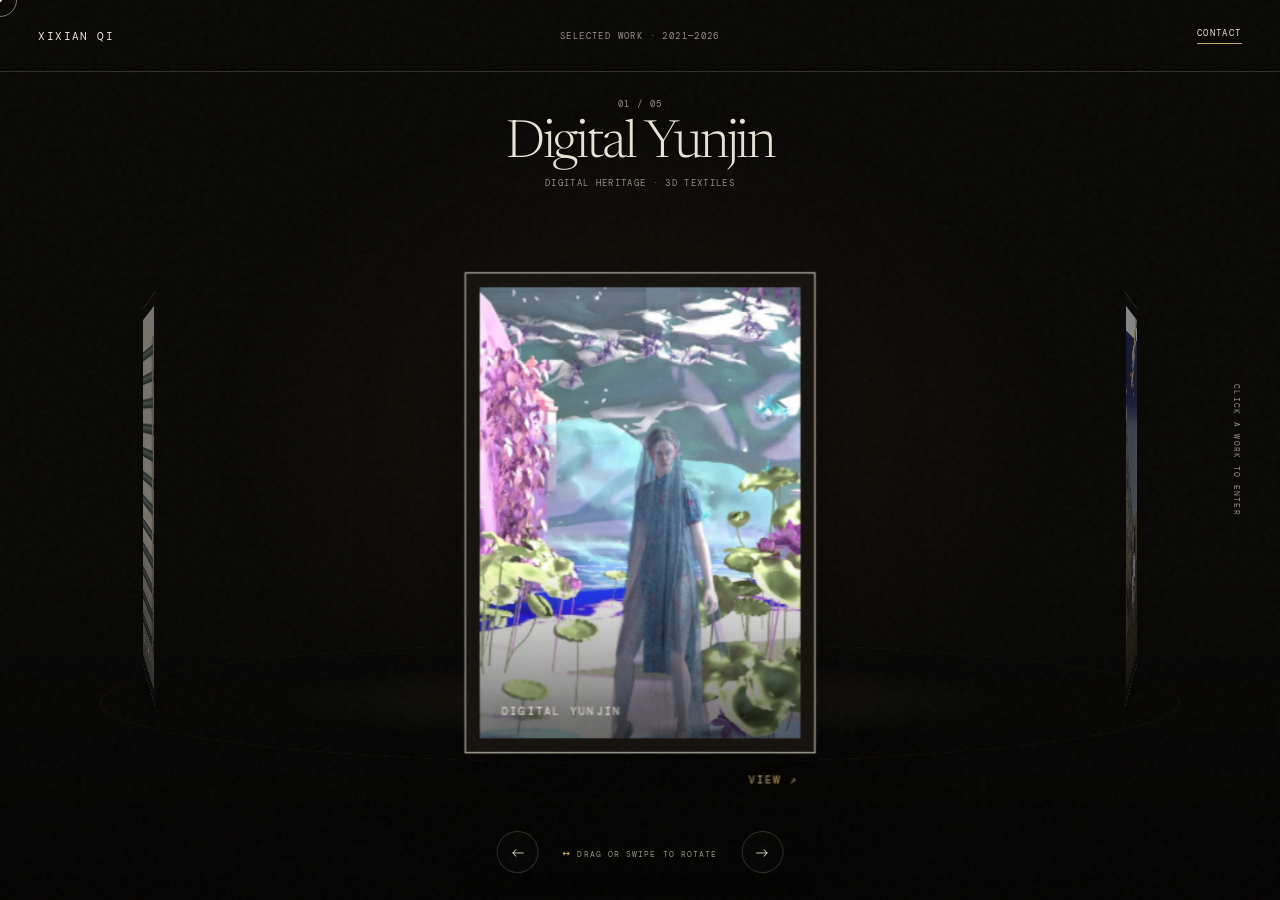
<file: index.html>
<!doctype html>
<html lang="en">
<head>
  <meta charset="utf-8">
  <meta name="viewport" content="width=device-width, initial-scale=1">
  <meta name="description" content="Xixian Qi — selected work in digital heritage, fashion and technical design.">
  <meta name="theme-color" content="#090806">
  <title>Xixian Qi — Selected Work</title>
  <link rel="preconnect" href="https://fonts.googleapis.com">
  <link rel="preconnect" href="https://fonts.gstatic.com" crossorigin>
  <link href="https://fonts.googleapis.com/css2?family=DM+Mono:wght@300;400&family=Manrope:wght@300;400&family=Newsreader:ital,opsz,wght@0,6..72,300;1,6..72,300&display=swap" rel="stylesheet">
  <link rel="stylesheet" href="styles.css">
</head>
<body class="home-page">
  <div class="grain" aria-hidden="true"></div>
  <header class="topbar">
    <a class="name" href="index.html">XIXIAN QI</a>
    <p>SELECTED WORK · 2021—2026</p>
    <a href="mailto:1152237749q@gmail.com">CONTACT</a>
  </header>

  <main class="gallery" aria-label="Selected projects">
    <div class="gallery-title">
      <span id="counter">01 / 05</span>
      <h1 id="active-title">Digital Yunjin</h1>
      <p id="active-type">Digital heritage · 3D textiles</p>
    </div>

    <div class="cylinder-scene" id="scene">
      <div class="cylinder" id="cylinder">
        <a class="frame" data-title="Digital Yunjin" data-type="Digital heritage · 3D fashion film" href="project.html?id=yunjin">
          <figure class="art art-yunjin media-art"><img src="assets/yunjin-cover.webp" alt="Digital Yunjin garment in a virtual lotus garden"><span class="media-shade"></span><small>DIGITAL YUNJIN</small></figure>
        </a>
       <a class="frame" data-title="Burden" data-type="Fashion · visual storytelling" href="project.html?id=burden">
  <figure class="art art-burden media-art">
    <img src="assets/burden-cover.webp" alt="Burden fashion project">
    <span class="media-shade"></span>
    <small>BURDEN</small>
  </figure>
</a>
       <a class="frame" data-title="Technical Space" data-type="CAD · architectural drawing" href="project.html?id=cad">
  <figure class="art art-cad media-art">
    <img src="assets/cad-cover.webp" alt="Technical Space CAD project">
    <span class="media-shade"></span>
    <small>TECHNICAL SPACE</small>
  </figure>
</a>
        <a class="frame" data-title="XUQI Associates" data-type="Website design · development" href="project.html?id=xuqi">
          <figure class="art art-xuqi media-art"><img src="assets/xuqi-cover.webp" alt="Blue botanical and bird pattern on a cream background" width="1024" height="1024" decoding="async"><span class="media-shade"></span><small>XUQI ASSOCIATES</small></figure>
        </a>
        <a class="frame" data-title="Material Experiments" data-type="Textile research · physical &amp; digital" href="project.html?id=materials">
          <figure class="art art-materials media-art"><img src="assets/materials-cover.svg" alt="Illustrative plain-weave structure in warm neutral and green yarns" width="640" height="640" decoding="async"><span class="media-shade"></span><small>TEXTILE / MATERIAL STUDIES</small></figure>
        </a>
      </div>
      <div class="floor" aria-hidden="true"></div>
    </div>

    <div class="gallery-controls">
      <button id="previous" type="button" aria-label="Previous project">←</button>
      <p><span class="drag-icon">↔</span> DRAG OR SWIPE TO ROTATE</p>
      <button id="next" type="button" aria-label="Next project">→</button>
    </div>
  </main>

  <aside class="edge-note">CLICK A WORK TO ENTER</aside>
  <div class="cursor-dot" aria-hidden="true"></div>
  <div class="cursor-ring" aria-hidden="true"></div>
  <script src="script.js"></script>
</body>
</html>
</file>
<file: styles.css>
:root { --ink:#090806; --paper:#e9e2d6; --muted:#958f85; --gold:#c4a86d; --red:#85271f; --line:rgba(233,226,214,.18); --mono:"DM Mono",monospace; --sans:"Manrope",sans-serif; --serif:"Newsreader",serif; }
* { box-sizing:border-box; }
html,body { margin:0; min-height:100%; background:var(--ink); color:var(--paper); }
body { font-family:var(--sans); font-weight:300; }
a { color:inherit; text-decoration:none; }
button { color:inherit; font:inherit; }
::selection { color:var(--ink); background:var(--gold); }
.grain { position:fixed; inset:0; z-index:100; opacity:.045; pointer-events:none; background-image:url("data:image/svg+xml,%3Csvg viewBox='0 0 180 180' xmlns='http://www.w3.org/2000/svg'%3E%3Cfilter id='n'%3E%3CfeTurbulence type='fractalNoise' baseFrequency='.9' numOctaves='4' stitchTiles='stitch'/%3E%3C/filter%3E%3Crect width='100%25' height='100%25' filter='url(%23n)' opacity='.7'/%3E%3C/svg%3E"); }
.home-page { height:100svh; min-height:620px; overflow:hidden; cursor:grab; }
.home-page.is-dragging { cursor:grabbing; }
.topbar { position:fixed; z-index:20; top:0; left:0; right:0; height:72px; display:grid; grid-template-columns:1fr 1fr 1fr; align-items:center; padding:0 clamp(1.2rem,3vw,3.5rem); border-bottom:1px solid var(--line); font:.58rem var(--mono); letter-spacing:.15em; }
.topbar p { text-align:center; color:var(--muted); }
.topbar a:last-child { justify-self:end; border-bottom:1px solid var(--gold); padding-bottom:.25rem; }
.name { font-size:.68rem; }
.gallery { position:relative; height:100svh; min-height:620px; perspective:1750px; perspective-origin:50% 46%; overflow:hidden; }
.gallery::before { content:""; position:absolute; inset:0; background:radial-gradient(ellipse at 50% 47%,rgba(190,157,91,.09),transparent 48%),linear-gradient(to bottom,transparent 65%,rgba(0,0,0,.55)); pointer-events:none; }
.gallery-title { position:absolute; z-index:9; width:100%; top:10%; text-align:center; pointer-events:none; }
.gallery-title span,.gallery-title p { font:.56rem var(--mono); letter-spacing:.15em; text-transform:uppercase; color:var(--muted); }
.gallery-title h1 { margin:.55rem 0 .3rem; font:300 clamp(2.2rem,4.1vw,4.25rem)/.9 var(--serif); letter-spacing:-.04em; transition:opacity .2s,transform .2s; }
.gallery-title.changing h1,.gallery-title.changing p { opacity:0; transform:translateY(7px); }
.cylinder-scene { position:absolute; left:50%; top:54%; width:100%; height:min(54vh,525px); transform:translate(-50%,-50%); transform-style:preserve-3d; touch-action:none; user-select:none; }
.cylinder { --radius:520px; position:absolute; left:50%; top:50%; width:clamp(205px,20vw,305px); height:clamp(290px,39vh,425px); transform-style:preserve-3d; transform:translate(-50%,-50%) rotateY(var(--rotation,0deg)); will-change:transform; }
.frame { position:absolute; inset:0; display:block; padding:10px; background:#15120e; border:1px solid rgba(233,226,214,.32); box-shadow:0 22px 55px rgba(0,0,0,.55); backface-visibility:hidden; transform:rotateY(var(--angle)) translateZ(var(--radius)); transition:filter .35s,opacity .35s,border-color .35s; }
.frame::after { content:"VIEW ↗"; position:absolute; right:12px; bottom:-25px; opacity:0; font:.5rem var(--mono); letter-spacing:.12em; color:var(--gold); transition:opacity .25s; }
.frame.is-active { border-color:rgba(233,226,214,.72); }
.frame.is-active::after { opacity:1; }
.frame:not(.is-active) { filter:brightness(.52) saturate(.65); }
.art { position:relative; width:100%; height:100%; margin:0; overflow:hidden; }
.media-art img { position:absolute; inset:0; width:100%; height:100%; object-fit:cover; }
.media-shade { position:absolute; inset:0; background:linear-gradient(to top,rgba(9,8,6,.62),transparent 38%); pointer-events:none; }
.media-art small { z-index:2; color:#f3ecdf; text-shadow:0 2px 12px rgba(0,0,0,.65); }
.art small { position:absolute; left:16px; bottom:15px; font:.48rem var(--mono); letter-spacing:.16em; }
.art strong { position:absolute; margin:0; font:300 clamp(2.8rem,5vw,5rem)/.82 var(--serif); }
.art-yunjin { background:radial-gradient(circle at 65% 25%,#6f4326,#28120d 37%,#080605 80%); color:#edcf8f; }
.art-yunjin strong { inset:12% auto auto 10%; font-size:clamp(5rem,9vw,9rem); opacity:.85; writing-mode:vertical-rl; }
.thread { position:absolute; width:140%; height:38%; border:1px solid rgba(237,207,143,.43); border-radius:50%; left:-20%; top:35%; transform:rotate(-28deg); box-shadow:0 0 50px rgba(219,166,75,.18); }
.thread-two { top:50%; transform:rotate(32deg); }
.art-burden { background:#c8b29f; color:#341b19; }
.art-burden strong { left:8%; bottom:12%; transform:rotate(-90deg) translateY(100%); transform-origin:left bottom; }
.body-line { position:absolute; width:75%; height:110%; left:15%; top:-5%; border:1px solid rgba(63,26,23,.48); border-radius:44% 56% 38% 62%/62% 36% 64% 38%; transform:rotate(13deg); }
.body-two { left:31%; transform:rotate(-17deg); border-radius:65% 35% 55% 45%; }
.art-cad { background-color:#10171a; background-image:linear-gradient(rgba(210,190,145,.09) 1px,transparent 1px),linear-gradient(90deg,rgba(210,190,145,.09) 1px,transparent 1px); background-size:26px 26px; }
.art-cad svg { position:absolute; width:90%; height:88%; left:5%; top:4%; fill:none; stroke:#d9d1c1; stroke-width:1.1; }
.art-xuqi { background:#ded8cb; color:#171613; }
.art-xuqi strong { left:9%; top:9%; letter-spacing:-.06em; }
.arch { position:absolute; width:68%; height:72%; left:16%; bottom:0; border:1px solid #25231e; border-radius:50% 50% 0 0; background:linear-gradient(90deg,transparent 49.8%,rgba(31,29,25,.3) 50%,transparent 50.2%); }
.art-materials { background:#50473b; }
.sample { position:absolute; width:50%; height:60%; left:8%; top:10%; background:linear-gradient(145deg,#c4ae82,#66533b); transform:rotate(-8deg); box-shadow:0 20px 35px rgba(0,0,0,.3); }
.sample-two { left:40%; top:20%; background:repeating-linear-gradient(45deg,#6f2520 0 4px,#b38158 4px 8px); transform:rotate(7deg); }
.sample-three { left:20%; top:48%; width:68%; height:34%; background:radial-gradient(circle at 30% 30%,#c2a36d,#31271e); transform:rotate(-2deg); }
.floor { position:absolute; left:50%; top:82%; width:min(1000px,90vw); height:260px; transform:translateX(-50%) rotateX(74deg); transform-origin:top; border-radius:50%; background:radial-gradient(ellipse,rgba(196,168,109,.12),rgba(0,0,0,.15) 48%,transparent 70%); border:1px solid rgba(196,168,109,.08); pointer-events:none; }
.gallery-controls { position:absolute; z-index:10; bottom:3%; left:50%; display:flex; align-items:center; gap:1.5rem; transform:translateX(-50%); }
.gallery-controls button { width:42px; height:42px; border:1px solid var(--line); border-radius:50%; background:rgba(9,8,6,.5); cursor:pointer; transition:border-color .2s,background .2s; }
.gallery-controls button:hover { border-color:var(--gold); background:rgba(196,168,109,.12); }
.gallery-controls p { white-space:nowrap; font:.52rem var(--mono); letter-spacing:.13em; color:var(--muted); }
.drag-icon { color:var(--gold); font-size:.8rem; }
.edge-note { position:fixed; z-index:8; right:clamp(1.2rem,3vw,3.5rem); top:50%; transform:translateY(-50%); writing-mode:vertical-rl; font:.5rem var(--mono); letter-spacing:.16em; color:var(--muted); }
.cursor-dot,.cursor-ring { position:fixed; z-index:200; left:0; top:0; border-radius:50%; pointer-events:none; transform:translate(-50%,-50%); }
.cursor-dot { width:4px; height:4px; background:var(--paper); }
.cursor-ring { width:34px; height:34px; border:1px solid rgba(233,226,214,.5); transition:width .2s,height .2s,background .2s; }
.cursor-ring.active { width:52px; height:52px; background:rgba(196,168,109,.1); }
.project-page { min-height:100vh; background:var(--paper); color:#12100e; }
.project-page .grain { mix-blend-mode:multiply; opacity:.035; }
.project-nav { height:72px; padding:0 clamp(1.2rem,3vw,3.5rem); display:flex; align-items:center; justify-content:space-between; border-bottom:1px solid rgba(18,16,14,.18); font:.58rem var(--mono); letter-spacing:.13em; }
.project-nav a:first-child { border-bottom:1px solid #12100e; padding-bottom:.25rem; }
.project-nav span { color:#6f685e; }
.project-hero { min-height:calc(100svh - 72px); display:grid; grid-template-columns:1.1fr .9fr; }
.project-hero-art { min-height:640px; padding:clamp(1.2rem,3vw,3.5rem); background:#14110e; }
.project-hero-art .art { min-height:calc(100svh - 72px - 2 * clamp(1.2rem,3vw,3.5rem)); }
.project-intro { padding:clamp(4rem,8vw,9rem) clamp(1.5rem,6vw,7rem); display:flex; flex-direction:column; justify-content:center; }
.project-number,.project-type { font:.58rem var(--mono); letter-spacing:.15em; text-transform:uppercase; color:#7a7167; }
.project-intro h1 { margin:1.5rem 0 2rem; font:300 clamp(4rem,8vw,8rem)/.8 var(--serif); letter-spacing:-.055em; }
.project-intro .lead { font:300 clamp(1.2rem,2vw,1.8rem)/1.4 var(--serif); color:#4a443d; }
.project-meta { margin-top:3rem; display:grid; grid-template-columns:1fr 1fr; gap:2rem; padding-top:1.5rem; border-top:1px solid rgba(18,16,14,.2); }
.project-meta h2 { margin:0 0 .65rem; font:.54rem var(--mono); letter-spacing:.13em; text-transform:uppercase; color:#7a7167; }
.project-meta p { margin:0; font-size:.78rem; line-height:1.65; }
.project-story { padding:8rem clamp(1.2rem,8vw,10rem); background:#12100e; color:var(--paper); }
.story-grid { display:grid; grid-template-columns:1fr 2fr; gap:10vw; }
.story-grid h2 { margin:0; font:300 clamp(3rem,6vw,6rem)/.9 var(--serif); }
.story-grid p { margin:0; max-width:700px; color:#aaa397; line-height:1.9; }
.media-grid { margin-top:7rem; display:grid; grid-template-columns:1fr 1fr; gap:1rem; }
.media-slot { min-height:50vh; display:grid; place-items:center; border:1px dashed rgba(196,168,109,.4); color:#736c62; font:.54rem var(--mono); letter-spacing:.13em; text-align:center; }
.media-slot:first-child { grid-column:1/-1; min-height:72vh; }
.media-slot img,.media-slot video { display:block; width:100%; height:100%; object-fit:cover; }
.media-slot video { background:#000; }
.youtube-slot {
  grid-column: 1 / -1;
  min-height: 0;
  aspect-ratio: 16 / 9;
  border: none;
}

.youtube-slot iframe {
  display: block;
  width: 100%;
  height: 100%;
  border: 0;
}
.next-project { display:flex; justify-content:space-between; align-items:end; padding:5rem clamp(1.2rem,8vw,10rem); background:var(--red); color:var(--paper); }
.next-project span { font:.58rem var(--mono); letter-spacing:.13em; }
.next-project strong { font:300 clamp(2.5rem,5vw,5rem) var(--serif); }
.visually-hidden { position:absolute; width:1px; height:1px; padding:0; margin:-1px; overflow:hidden; clip-path:inset(50%); white-space:nowrap; border:0; }
.website-project-page { --website-gutter:clamp(1.2rem,5vw,5rem); }
.website-project-page .project-nav { position:sticky; top:0; z-index:30; background:var(--paper); }
.website-project-page .project-nav a { min-height:44px; display:inline-flex; align-items:center; }
.website-project-heading { max-width:1600px; margin:auto; padding:clamp(2.5rem,6vw,5rem) var(--website-gutter) 2.5rem; }
.website-project-heading.has-cover { display:grid; grid-template-columns:clamp(160px,20vw,260px) minmax(0,1fr); align-items:center; gap:clamp(1.5rem,4vw,4rem); }
.website-project-cover { margin:0; aspect-ratio:1; overflow:hidden; border:1px solid rgba(18,16,14,.18); background:#fff8df; }
.website-project-cover img { display:block; width:100%; height:100%; object-fit:cover; }
.website-project-heading-copy { min-width:0; }
.website-project-heading.has-cover h1 { font-size:clamp(2.8rem,6vw,6.5rem); }
.website-project-kicker { display:flex; align-items:center; flex-wrap:wrap; gap:1.5rem; }
.website-project-kicker .project-type { margin:0; }
.website-project-heading h1 { margin:1.5rem 0 1.25rem; font:300 clamp(3.4rem,8vw,7.2rem)/.92 var(--serif); letter-spacing:-.045em; }
.website-project-lead { max-width:760px; margin:0; font:300 clamp(1.2rem,1.8vw,1.65rem)/1.45 var(--serif); color:#4a443d; }
.website-preview { width:calc(100% - 2 * var(--website-gutter)); max-width:1440px; margin:0 auto clamp(3rem,6vw,6rem); border:1px solid rgba(18,16,14,.25); border-radius:8px; overflow:hidden; background:#fff; box-shadow:0 18px 50px rgba(18,16,14,.12); }
.website-preview-toolbar { min-height:60px; display:grid; grid-template-columns:auto minmax(0,1fr) auto; align-items:center; gap:1rem; padding:.45rem 1rem; background:#161310; color:var(--paper); }
.website-window-dots { display:flex; gap:5px; }
.website-window-dots span { width:7px; height:7px; border:1px solid #958f85; border-radius:50%; }
.website-preview-address { overflow:hidden; text-overflow:ellipsis; white-space:nowrap; font:.72rem var(--mono); color:#c3bcaf; }
.website-open-link { min-height:44px; display:inline-flex; align-items:center; justify-content:center; gap:.5rem; padding:.5rem .75rem; border:1px solid rgba(233,226,214,.35); border-radius:3px; font:.7rem var(--mono); white-space:nowrap; }
.website-open-link:hover { background:rgba(196,168,109,.12); border-color:var(--gold); }
.website-open-link:focus-visible,.website-project-page .project-nav a:focus-visible,.website-project-page .next-project:focus-visible { outline:2px solid var(--gold); outline-offset:3px; }
.website-preview-stage { height:78vh; height:clamp(520px,78svh,960px); background:#0b0f14; }
.website-preview-stage iframe { display:block; width:100%; height:100%; border:0; background:#0b0f14; }
.website-preview-caption { display:flex; align-items:baseline; gap:.65rem; margin:0; padding:.9rem 1rem; background:#e1d8ca; color:#4a443d; font-size:.75rem; line-height:1.6; }
.website-live-dot { flex:0 0 6px; width:6px; height:6px; border-radius:50%; background:#78613b; }
.website-project-details { padding:clamp(3rem,6vw,6rem) var(--website-gutter); background:var(--ink); color:var(--paper); }
.website-project-details-inner { max-width:1440px; margin:auto; display:grid; grid-template-columns:1.2fr .8fr; gap:clamp(2rem,7vw,7rem); }
.website-project-summary h2 { margin:0 0 1.5rem; font:300 clamp(2.5rem,4vw,4rem)/1 var(--serif); }
.website-project-summary p { max-width:720px; margin:0; color:#aaa397; font-size:.95rem; line-height:1.85; }
.website-project-details .project-meta { margin:0; padding-top:1.5rem; grid-template-columns:1fr; gap:1.5rem; align-self:start; border-color:var(--line); }
.website-project-details .project-meta h2 { color:var(--gold); }
.website-project-details .project-meta p { color:#c3bcaf; font-size:.85rem; }
.website-project-page .next-project { padding:clamp(2.5rem,6vw,5rem) var(--website-gutter); }
.materials-project-page { --materials-gutter:clamp(1.2rem,7vw,8rem); }
.materials-project-page .project-nav { position:sticky; top:0; z-index:30; background:var(--paper); }
.materials-project-page .project-nav a { display:inline-flex; align-items:center; min-height:44px; }
.materials-project-page a:focus-visible { outline:2px solid var(--gold); outline-offset:4px; }
.materials-hero { display:grid; grid-template-columns:1.05fr .95fr; }
.materials-hero-art { min-height:650px; margin:0; padding:clamp(2rem,5vw,5rem); background:#dcd2bf; display:flex; flex-direction:column; justify-content:center; }
.materials-hero-art img { display:block; width:100%; max-width:640px; height:auto; margin:auto; }
.materials-hero-art figcaption { margin-top:1.5rem; text-align:center; font:.57rem/1.6 var(--mono); letter-spacing:.1em; color:#5c554b; }
.materials-hero-copy { padding:clamp(3rem,5vw,6rem); display:flex; flex-direction:column; justify-content:center; }
.materials-hero-copy h1 { max-width:12ch; margin:1.5rem 0; font:300 clamp(3.4rem,6.2vw,7rem)/.88 var(--serif); letter-spacing:-.045em; }
.materials-lead { margin:0; color:#4a443d; font:300 clamp(1.2rem,1.8vw,1.65rem)/1.45 var(--serif); }
.materials-tags { margin-top:1.5rem; display:flex; flex-wrap:wrap; gap:.5rem; }
.materials-tags span { border:1px solid rgba(18,16,14,.22); padding:.45rem .65rem; font:.58rem var(--mono); letter-spacing:.03em; }
.materials-hero-copy .project-meta { margin-top:2rem; gap:1.5rem; }
.materials-explore { display:inline-flex; align-items:center; align-self:start; gap:1rem; min-height:44px; margin-top:1.5rem; font:.65rem var(--mono); border-bottom:1px solid rgba(18,16,14,.35); }
.materials-chapters { display:grid; grid-template-columns:repeat(3,1fr); border-top:1px solid rgba(18,16,14,.18); border-bottom:1px solid rgba(18,16,14,.18); }
.materials-chapters a { display:flex; align-items:center; justify-content:center; gap:.75rem; min-height:68px; padding:1rem .6rem; font:.7rem var(--mono); }
.materials-chapters a+a { border-left:1px solid rgba(18,16,14,.18); }
.materials-chapters span { color:#7a7167; font-size:.6rem; }
.materials-chapters a:hover { background:#ded4c3; }
.materials-overview { padding:clamp(3.5rem,7vw,7rem) var(--materials-gutter); display:grid; grid-template-columns:1fr 1.2fr; gap:1.5rem 8%; scroll-margin-top:90px; }
.materials-eyebrow { margin:0 0 1rem; font:.6rem/1.6 var(--mono); letter-spacing:.12em; color:#7a7167; }
.materials-overview>.materials-eyebrow { grid-column:1/-1; }
.materials-overview h2,.materials-section-heading h2 { margin:0; font:300 clamp(3rem,5.5vw,5.3rem)/.94 var(--serif); letter-spacing:-.03em; }
.materials-overview>div>p { margin:0 0 1.5rem; color:#5c554b; font-size:.95rem; line-height:1.85; }
.materials-overview>div>.materials-question { color:#28241e; font:300 clamp(1.4rem,2vw,1.9rem)/1.45 var(--serif); }
.materials-section { padding:clamp(3.5rem,7vw,7rem) var(--materials-gutter); background:#12100e; color:var(--paper); scroll-margin-top:90px; }
.materials-section-heading { display:grid; grid-template-columns:1fr 1.2fr; gap:2rem 8%; align-items:start; }
.materials-section-copy p { margin:0 0 1.5rem; font-size:.95rem; line-height:1.85; color:#aaa397; }
.materials-section-copy .materials-method,.materials-method { font:.58rem/1.8 var(--mono); letter-spacing:.08em; }
.materials-structure .materials-eyebrow { color:var(--gold); }
.weave-lab { display:grid; grid-template-columns:1.2fr .8fr; margin-top:3.5rem; border:1px solid var(--line); background:#1a211c; }
.weave-study { margin:0; padding:clamp(1rem,2vw,2rem); }
.weave-study-view { width:100%; aspect-ratio:1; }
.weave-study-view svg { display:block; width:100%; height:100%; }
.weave-study figcaption { display:flex; align-items:center; flex-wrap:wrap; gap:.7rem 1.25rem; margin-top:1rem; color:#c3bcaf; font:.6rem/1.6 var(--mono); }
.weave-study figcaption span { display:inline-flex; align-items:center; gap:.45rem; }
.weave-study i { width:14px; height:3px; display:inline-block; }
.warp-key { background:#bea67d; }.weft-key { background:#7e8c7e; }
.weave-controls { padding:clamp(1.5rem,3.5vw,3.5rem); align-self:center; }
.weave-controls h3 { margin:0 0 1.25rem; font:300 clamp(2rem,3vw,3rem)/1.05 var(--serif); }
.weave-controls>p:not(.materials-eyebrow) { color:#c3bcaf; font-size:.85rem; line-height:1.75; }
.weave-control { margin-top:1.75rem; }
.weave-control label { display:flex; align-items:center; justify-content:space-between; gap:1rem; font-size:.8rem; }
.weave-control output { font:.75rem var(--mono); color:var(--gold); }
.weave-control input { width:100%; height:44px; margin:.25rem 0 0; accent-color:var(--gold); cursor:pointer; }
.weave-control input:focus-visible,.weave-presets button:focus-visible { outline:2px solid var(--gold); outline-offset:4px; }
.weave-control-help { margin:0; font-size:.7rem; line-height:1.65; color:#aaa397; }
.weave-presets { display:flex; flex-wrap:wrap; gap:.5rem; margin-top:1.75rem; }
.weave-presets button { min-height:44px; padding:.6rem .8rem; border:1px solid rgba(233,226,214,.35); background:transparent; font:.65rem var(--mono); cursor:pointer; }
.weave-presets button:hover { border-color:var(--gold); }
.weave-presets button[aria-pressed="true"] { background:var(--gold); border-color:var(--gold); color:var(--ink); }
.weave-controls>.weave-illustration-note { margin-top:1.5rem; font:.6rem/1.7 var(--mono); color:#aaa397; }
.materials-surface { background:var(--paper); color:#12100e; }
.materials-surface .materials-section-copy p,.materials-sampling .materials-section-copy p { color:#5c554b; }
.materials-methods { margin-top:3.5rem; display:grid; grid-template-columns:repeat(3,1fr); gap:2rem; }
.materials-methods article { padding-top:1.5rem; border-top:1px solid rgba(18,16,14,.3); }
.materials-methods article>span { font:.6rem var(--mono); color:#7a7167; }
.materials-methods h3 { margin:1.25rem 0 1rem; font:300 2rem/1.1 var(--serif); }
.materials-methods article>p:not(.materials-method) { margin:0 0 1.5rem; font-size:.88rem; line-height:1.85; color:#5c554b; }
.materials-methods .materials-method { color:#7a7167; }
.materials-reflection { display:grid; grid-template-columns:.35fr 1fr; gap:1rem 2rem; align-items:start; margin-top:3.5rem; padding:2rem; border:1px solid rgba(18,16,14,.18); background:#e1d7c6; }
.materials-reflection .materials-eyebrow { margin:0; }
.materials-reflection>p:last-child { margin:0; font:300 clamp(1.3rem,2vw,1.7rem)/1.5 var(--serif); }
.materials-sampling { background:#dcd2bf; color:#12100e; }
.materials-sampling-notes { list-style:none; margin:3.5rem 0 0; padding:0; display:grid; grid-template-columns:repeat(3,1fr); gap:2rem; }
.materials-sampling-notes li { border-top:1px solid rgba(18,16,14,.3); padding-top:1.5rem; }
.materials-sampling-notes li>span { font:.6rem var(--mono); color:#7a7167; }
.materials-sampling-notes h3 { margin:1.25rem 0 1rem; font:300 2rem/1.1 var(--serif); }
.materials-sampling-notes p { margin:0; color:#5c554b; font-size:.88rem; line-height:1.85; }
.materials-project-page .materials-related-link { display:grid; grid-template-columns:1fr minmax(180px,320px); align-items:center; gap:2rem; padding:clamp(3rem,6vw,5rem) var(--materials-gutter); }
.materials-related-link strong { display:block; margin:.8rem 0; }
.materials-related-link p { max-width:460px; margin:0; color:#e0cfc1; font-size:.88rem; line-height:1.7; }
.materials-related-link img { display:block; width:100%; height:auto; aspect-ratio:4/3; object-fit:cover; border:1px solid rgba(233,226,214,.3); }
.yunjin-project-page { --yunjin-gutter:clamp(1.2rem,7vw,8rem); background:#100e12; color:#eee6dd; }
.yunjin-project-page .project-nav { position:sticky; top:0; z-index:40; background:rgba(16,14,18,.95); color:#eee6dd; border-color:rgba(238,230,221,.18); }
.yunjin-project-page .project-nav span { color:#bfb2bb; }
.yunjin-project-page .project-nav a:first-child { display:inline-flex; align-items:center; min-height:44px; border-color:#b9a077; }
.yunjin-project-page a:focus-visible { outline:2px solid #e1c58e; outline-offset:4px; }
.yunjin-opening { position:relative; height:220vh; height:220svh; min-height:1200px; }
.yunjin-dream-stage { --dream-scale:1.12; --mist-opacity:.5; --fragment-opacity:.24; --thread-offset:1800px; --thread-opacity:.14; position:sticky; top:72px; height:calc(100vh - 72px); height:calc(100svh - 72px); min-height:480px; overflow:hidden; background:#19131c; }
.yunjin-dream-image { position:absolute; inset:0; width:100%; height:100%; object-fit:cover; object-position:56% 50%; transform:scale(var(--dream-scale)); transform-origin:56% 50%; }
.yunjin-dream-fragment { position:absolute; z-index:1; background-image:url('assets/yunjin-hero.webp'); background-size:cover; opacity:var(--fragment-opacity); border:1px solid rgba(242,229,237,.5); pointer-events:none; }
.yunjin-dream-fragment.fragment-one { left:8%; top:14%; width:18%; height:28%; background-position:15% 25%; transform:rotate(-8deg); }
.yunjin-dream-fragment.fragment-two { right:8%; top:24%; width:16%; height:24%; background-position:85% 30%; transform:rotate(7deg); }
.yunjin-dream-mist { position:absolute; inset:-10%; z-index:2; opacity:var(--mist-opacity); background:radial-gradient(ellipse at 15% 25%,rgba(255,247,254,.95),transparent 58%),radial-gradient(ellipse at 80% 65%,rgba(227,246,244,.92),transparent 62%),linear-gradient(140deg,rgba(247,230,245,.55),rgba(234,249,247,.7)); pointer-events:none; }
.yunjin-dream-threads { position:absolute; inset:0; z-index:3; width:100%; height:100%; opacity:var(--thread-opacity); pointer-events:none; }
.yunjin-dream-threads path { fill:none; stroke:#ecd2a0; stroke-width:1.2; stroke-dasharray:1800; stroke-dashoffset:var(--thread-offset); }
.yunjin-dream-shade { position:absolute; inset:0; z-index:4; background:linear-gradient(180deg,rgba(16,14,18,.28),transparent 25%,rgba(16,14,18,.12) 45%,rgba(16,14,18,.86)); pointer-events:none; }
.yunjin-opening-note { position:absolute; z-index:5; top:1.5rem; left:var(--yunjin-gutter); right:var(--yunjin-gutter); display:flex; justify-content:space-between; flex-wrap:wrap; gap:1rem; font:.57rem/1.6 var(--mono); letter-spacing:.12em; }
.yunjin-opening-copy { position:absolute; z-index:5; left:var(--yunjin-gutter); right:var(--yunjin-gutter); bottom:clamp(4rem,7vh,6rem); max-width:850px; }
.yunjin-eyebrow { margin:0 0 1.25rem; font:.6rem/1.6 var(--mono); letter-spacing:.14em; color:#c8b28d; }
.yunjin-opening-copy h1 { margin:0; font:300 clamp(4rem,8.5vw,9rem)/.85 var(--serif); letter-spacing:-.045em; text-shadow:0 2px 25px rgba(16,14,18,.3); }
.yunjin-opening-copy h1 em { font-weight:300; }
.yunjin-chinese-title { margin:1.5rem 0 1rem; font-family:serif; font-size:.8rem; line-height:1.8; letter-spacing:.12em; color:#e2d1df; }
.yunjin-opening-lead { margin:0; font:300 clamp(1.2rem,2vw,1.8rem)/1.35 var(--serif); color:#e5d9df; }
.yunjin-opening-links { display:flex; flex-wrap:wrap; gap:.5rem 1.75rem; margin-top:1.25rem; }
.yunjin-opening-links a { min-height:44px; display:inline-flex; align-items:center; gap:1rem; border-bottom:1px solid rgba(238,230,221,.55); font:.65rem var(--mono); }
.yunjin-dream-caption { position:absolute; z-index:5; bottom:1.25rem; right:var(--yunjin-gutter); margin:0; font:.58rem var(--mono); letter-spacing:.1em; text-transform:uppercase; color:#e2d2df; text-shadow:0 2px 12px #100e12; }
.yunjin-chapters { display:grid; grid-template-columns:repeat(4,1fr); border-top:1px solid rgba(238,230,221,.18); border-bottom:1px solid rgba(238,230,221,.18); background:#161217; }
.yunjin-chapters a { display:flex; align-items:center; justify-content:center; gap:.75rem; min-height:72px; padding:1rem .6rem; font:.66rem var(--mono); }
.yunjin-chapters a+a { border-left:1px solid rgba(238,230,221,.18); }
.yunjin-chapters span { color:#c8b28d; font-size:.58rem; }
.yunjin-chapters a:hover { background:#251d27; }
.yunjin-section { padding:clamp(4rem,8vw,8rem) var(--yunjin-gutter); scroll-margin-top:90px; }
.yunjin-overview { display:grid; grid-template-columns:1fr 1.1fr; gap:3rem 8%; background:#100e12; }
.yunjin-overview h2,.yunjin-section-heading h2,.yunjin-garment h2 { margin:0; font:300 clamp(3rem,5.5vw,5.5rem)/.95 var(--serif); letter-spacing:-.035em; }
.yunjin-overview h2 em { color:#c6b1c8; font-weight:300; }
.yunjin-project-context { margin:2rem 0 0; font:.65rem/1.8 var(--mono); color:#a89ba8; }
.yunjin-prose p { margin:0 0 1.5rem; font-size:.94rem; line-height:1.9; color:#bfb2bb; }
.yunjin-prose .yunjin-statement { color:#eee6dd; font:300 clamp(1.5rem,2.2vw,2rem)/1.4 var(--serif); }
.yunjin-section-heading { display:grid; grid-template-columns:1.1fr 1fr; gap:2rem 8%; align-items:end; }
.yunjin-section-heading>p { margin:0; color:#bfb2bb; font-size:.94rem; line-height:1.85; }
.yunjin-section-heading h2 em { font-weight:300; color:#c6b1c8; }
.yunjin-material { background:#e7e0d4; color:#211c22; }
.yunjin-material .yunjin-eyebrow { color:#7b6550; }
.yunjin-material .yunjin-section-heading>p { color:#5c525b; }
.yunjin-material .yunjin-section-heading h2 em { color:#805f7b; }
.yunjin-process { display:grid; grid-template-columns:repeat(3,1fr); gap:2rem; margin-top:3.5rem; }
.yunjin-process article { padding-top:1.5rem; border-top:1px solid rgba(33,28,34,.3); }
.yunjin-process article>span { color:#7b6550; font:.6rem var(--mono); }
.yunjin-process h3 { margin:1.25rem 0 1rem; font:300 2rem/1.1 var(--serif); }
.yunjin-process article>p:not(.yunjin-tool-label) { margin:0; color:#5c525b; font-size:.88rem; line-height:1.85; }
.yunjin-tool-label { margin:1.5rem 0 0; font:.58rem/1.7 var(--mono); letter-spacing:.08em; color:#7b6550; }
.yunjin-material-note { margin:3rem 0 0; padding-top:1.5rem; border-top:1px solid rgba(33,28,34,.18); color:#5c525b; font-size:.8rem; line-height:1.8; }
.yunjin-material-note a { border-bottom:1px solid #805f7b; color:#60405d; }
.yunjin-garment { display:grid; grid-template-columns:.95fr 1.05fr; background:#d9d0d5; color:#211c22; scroll-margin-top:90px; }
.yunjin-garment figure { margin:0; padding:clamp(1.5rem,4vw,4rem); background:#211c24; }
.yunjin-garment img { display:block; width:100%; height:auto; }
.yunjin-garment figcaption { margin-top:1rem; color:#bfb2bb; font:.57rem/1.6 var(--mono); letter-spacing:.1em; }
.yunjin-garment-copy { padding:clamp(3rem,6vw,6rem); display:flex; flex-direction:column; justify-content:center; }
.yunjin-garment-copy .yunjin-eyebrow { color:#7b6550; }
.yunjin-garment h2 em { color:#805f7b; font-weight:300; }
.yunjin-garment-copy>p:not(.yunjin-eyebrow) { margin:2rem 0 0; font-size:.94rem; line-height:1.9; color:#5c525b; }
.yunjin-credits { display:grid; grid-template-columns:1fr 1fr; gap:1.5rem; margin-top:2rem; padding-top:1.5rem; border-top:1px solid rgba(33,28,34,.25); }
.yunjin-credits h3 { margin:0 0 .75rem; font:.58rem var(--mono); text-transform:uppercase; letter-spacing:.1em; color:#7b6550; }
.yunjin-credits p { margin:0; font-size:.8rem; line-height:1.75; color:#5c525b; }
.yunjin-film { background:#100e12; }
.yunjin-video { margin:3.5rem 0 0; }
.yunjin-video video { display:block; width:100%; height:auto; aspect-ratio:5/3; object-fit:contain; background:#000; }
.yunjin-video figcaption { margin-top:1rem; color:#a89ba8; font:.58rem var(--mono); letter-spacing:.1em; }
.yunjin-youtube-heading { display:flex; flex-wrap:wrap; justify-content:space-between; align-items:center; gap:1rem; margin:3rem 0 1.25rem; }
.yunjin-youtube-heading h3 { margin:0; font:300 1.8rem var(--serif); }
.yunjin-youtube-heading a { min-height:44px; display:inline-flex; align-items:center; gap:.75rem; font:.65rem var(--mono); border-bottom:1px solid #c8b28d; }
.yunjin-youtube { aspect-ratio:16/9; background:#000; }
.yunjin-youtube iframe { display:block; width:100%; height:100%; border:0; }
.yunjin-reflection { display:grid; grid-template-columns:.3fr 1fr; gap:1.5rem 2rem; padding:2rem 0 0; margin-top:3.5rem; border-top:1px solid rgba(238,230,221,.2); }
.yunjin-reflection>p:last-child { margin:0; color:#d4c6d2; font:300 clamp(1.3rem,2vw,1.8rem)/1.5 var(--serif); }
.yunjin-project-page .next-project { padding:clamp(3rem,6vw,5rem) var(--yunjin-gutter); background:#653746; }
@media (max-width:900px) {
  .yunjin-overview,.yunjin-section-heading,.yunjin-garment { grid-template-columns:1fr; }
  .yunjin-process { grid-template-columns:1fr; }
  .yunjin-garment-copy { padding:3rem var(--yunjin-gutter); }
  .yunjin-garment figure { display:flex; flex-direction:column; align-items:center; }
  .yunjin-garment img { max-width:520px; }
}
@media (max-width:600px) {
  .yunjin-opening-note>span:last-child { display:none; }
  .yunjin-opening-copy h1 { font-size:clamp(3.7rem,13vw,6.5rem); }
  .yunjin-opening-copy { bottom:4.5rem; }
  .yunjin-dream-fragment { display:none; }
  .yunjin-chapters { grid-template-columns:repeat(2,1fr); }
  .yunjin-chapters a { min-height:58px; font-size:.64rem; }
  .yunjin-chapters a:nth-child(odd) { border-left:0; }
  .yunjin-chapters a:nth-child(n+3) { border-top:1px solid rgba(238,230,221,.18); }
  .yunjin-credits,.yunjin-reflection { grid-template-columns:1fr; }
}
@media (max-height:600px) {
  .yunjin-opening { height:auto; min-height:0; }
  .yunjin-dream-stage { position:relative; top:auto; height:620px; min-height:0; }
}
@media (prefers-reduced-motion:reduce) {
  .yunjin-opening { height:auto; min-height:0; }
  .yunjin-dream-stage { position:relative; top:auto; }
  .yunjin-dream-image { transform:none; }
  .yunjin-dream-mist { opacity:0; }
  .yunjin-dream-threads,.yunjin-dream-fragment,.yunjin-dream-caption { display:none; }
}
@media (max-width:900px) {
  .materials-hero { grid-template-columns:1fr; }
  .materials-hero-art { min-height:0; padding:2rem; }
  .materials-hero-art img { max-width:460px; }
  .materials-hero-copy { padding:3rem var(--materials-gutter); }
  .materials-overview,.materials-section-heading { grid-template-columns:1fr; gap:2rem; }
  .weave-lab { grid-template-columns:1fr; }
  .weave-controls { padding:2rem; }
  .materials-methods { grid-template-columns:1fr; }
}
@media (max-width:600px) {
  .materials-chapters a { font-size:.6rem; gap:.4rem; }
  .materials-hero-copy .project-meta { grid-template-columns:1fr; }
  .materials-reflection { grid-template-columns:1fr; padding:1.5rem; }
  .materials-sampling-notes { grid-template-columns:1fr; }
  .materials-project-page .materials-related-link { grid-template-columns:1fr; }
  .materials-related-link img { max-height:240px; }
}
@media (max-width:600px) {
  .website-project-heading.has-cover { grid-template-columns:1fr; gap:1.5rem; }
  .website-project-cover { aspect-ratio:16/9; }
  .website-project-kicker { gap:.75rem; }
  .website-preview-toolbar { grid-template-columns:minmax(0,1fr) auto; gap:.5rem; padding:.35rem .65rem; }
  .website-window-dots { display:none; }
  .website-preview-address { font-size:.63rem; }
  .website-open-link { padding:.5rem .6rem; font-size:.65rem; }
  .website-preview-stage { height:72vh; height:max(420px,72svh); }
  .website-preview-caption { padding:.8rem; }
  .website-project-details-inner { grid-template-columns:1fr; }
}
@media (max-width:800px) {
  .home-page { min-height:560px; } .topbar { height:62px; grid-template-columns:1fr 1fr; } .topbar p { display:none; }
  .gallery { min-height:560px; perspective:1000px; } .gallery-title { top:13%; } .cylinder-scene { top:54%; height:52vh; }
  .cylinder { width:min(48vw,245px); height:min(47vh,370px); } .edge-note { display:none; }
  .gallery-controls { bottom:4%; } .gallery-controls p { max-width:140px; white-space:normal; text-align:center; line-height:1.5; }
  .cursor-dot,.cursor-ring { display:none; } .project-hero { grid-template-columns:1fr; }
  .project-hero-art { min-height:75svh; } .project-hero-art .art { min-height:calc(75svh - 2 * clamp(1.2rem,3vw,3.5rem)); }
  .project-intro { padding-top:5rem; padding-bottom:5rem; } .story-grid { grid-template-columns:1fr; }
  .media-grid { grid-template-columns:1fr; } .media-slot,.media-slot:first-child { grid-column:auto; min-height:55vh; }
  .next-project { align-items:start; flex-direction:column; gap:1rem; }
}
@media (prefers-reduced-motion:reduce) { *,*::before,*::after { scroll-behavior:auto!important; animation:none!important; transition-duration:.01ms!important; } }
</file>
